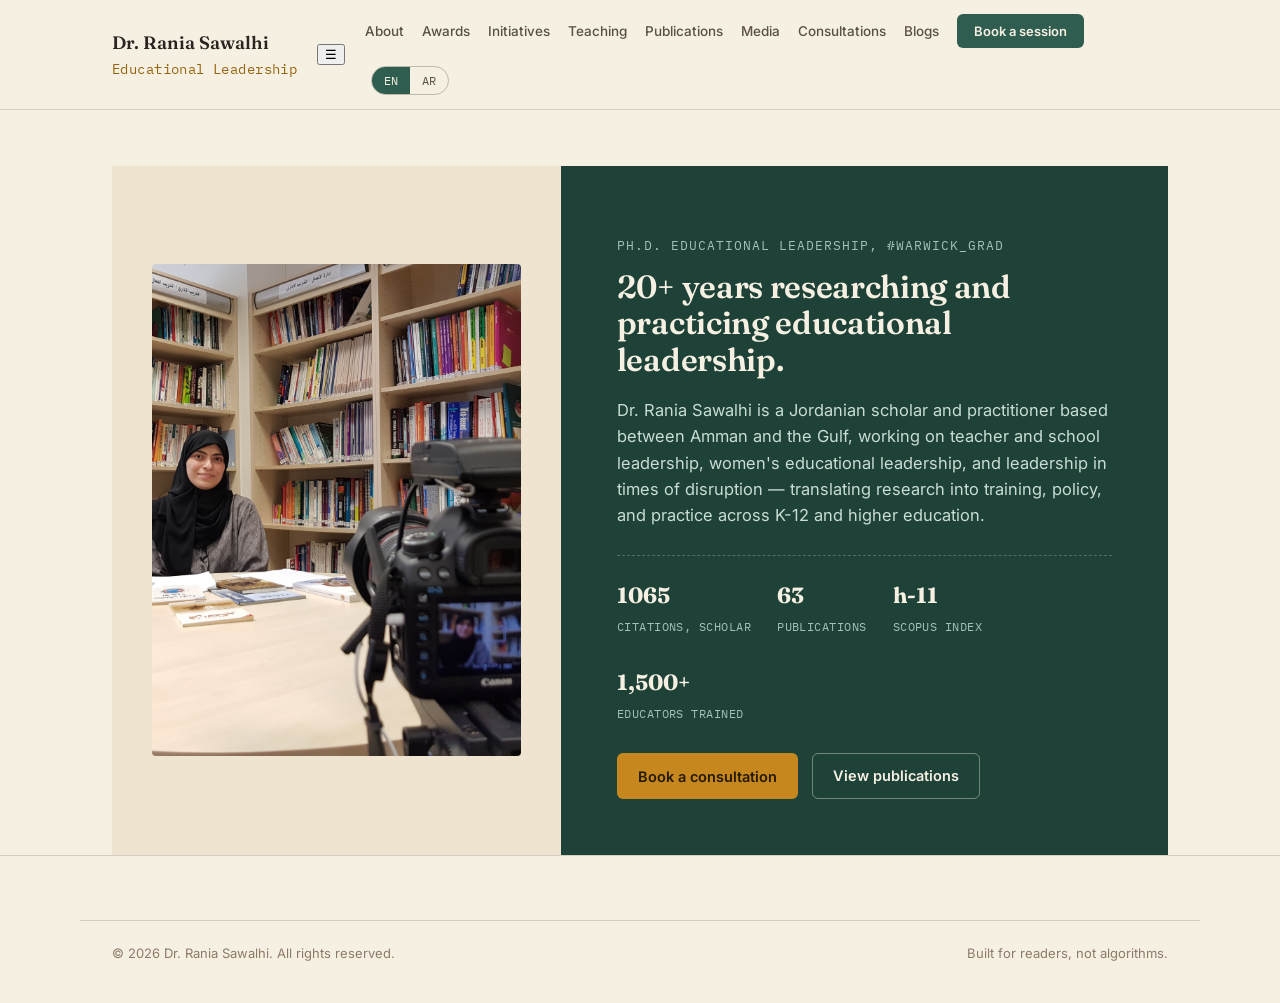
<file: index.html>
<!DOCTYPE html>
<html lang="en" dir="ltr">
<head>
<meta charset="UTF-8">
<meta name="viewport" content="width=device-width, initial-scale=1.0">
<title>Dr. Rania Sawalhi — Educational Leadership</title>
<link rel="preconnect" href="https://fonts.googleapis.com">
<link rel="preconnect" href="https://fonts.gstatic.com" crossorigin>
<link href="https://fonts.googleapis.com/css2?family=Fraunces:ital,opsz,wght@0,9..144,400;0,9..144,500;0,9..144,600;1,9..144,500&family=Inter:wght@400;500;600&family=Kalam:wght@400;700&family=IBM+Plex+Mono:wght@400;500&family=Amiri:wght@400;700&family=Tajawal:wght@400;500;700&family=IBM+Plex+Sans+Arabic:wght@400;500;600&display=swap" rel="stylesheet">
<link rel="stylesheet" href="assets/style.css">
</head>
<body>

<div id="app"><div class="loading">Loading&hellip;</div></div>

<div class="modal-overlay" id="bookingModal">
  <div class="modal">
    <button class="modal-close" onclick="closeBooking()" aria-label="Close">&times;</button>
    <div id="bookingForm"></div>
    <div class="confirm-box" id="bookingConfirm"></div>
  </div>
</div>

<script src="assets/site.js"></script>
<script>initPage('home');</script>

</body>
</html>
</file>
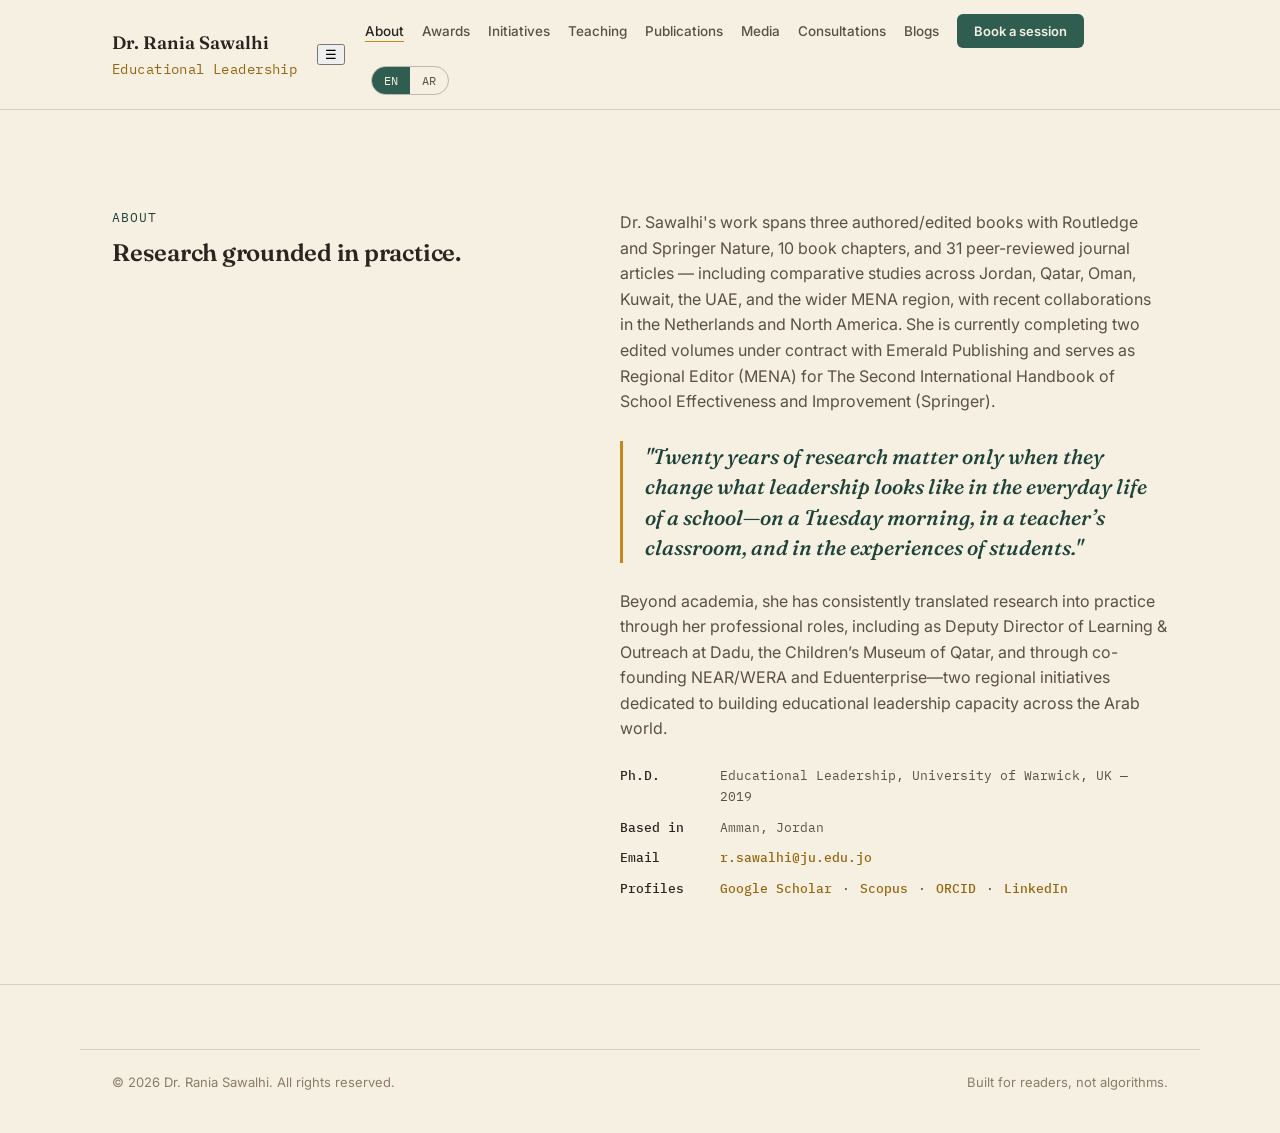
<file: about.html>
<!DOCTYPE html>
<html lang="en" dir="ltr">
<head>
<meta charset="UTF-8">
<meta name="viewport" content="width=device-width, initial-scale=1.0">
<title>About — Dr. Rania Sawalhi</title>
<link rel="preconnect" href="https://fonts.googleapis.com">
<link rel="preconnect" href="https://fonts.gstatic.com" crossorigin>
<link href="https://fonts.googleapis.com/css2?family=Fraunces:ital,opsz,wght@0,9..144,400;0,9..144,500;0,9..144,600;1,9..144,500&family=Inter:wght@400;500;600&family=Kalam:wght@400;700&family=IBM+Plex+Mono:wght@400;500&family=Amiri:wght@400;700&family=Tajawal:wght@400;500;700&family=IBM+Plex+Sans+Arabic:wght@400;500;600&display=swap" rel="stylesheet">
<link rel="stylesheet" href="assets/style.css">
</head>
<body>

<div id="app"><div class="loading">Loading&hellip;</div></div>

<div class="modal-overlay" id="bookingModal">
  <div class="modal">
    <button class="modal-close" onclick="closeBooking()" aria-label="Close">&times;</button>
    <div id="bookingForm"></div>
    <div class="confirm-box" id="bookingConfirm"></div>
  </div>
</div>

<script src="assets/site.js"></script>
<script>initPage('about');</script>

</body>
</html>
</file>
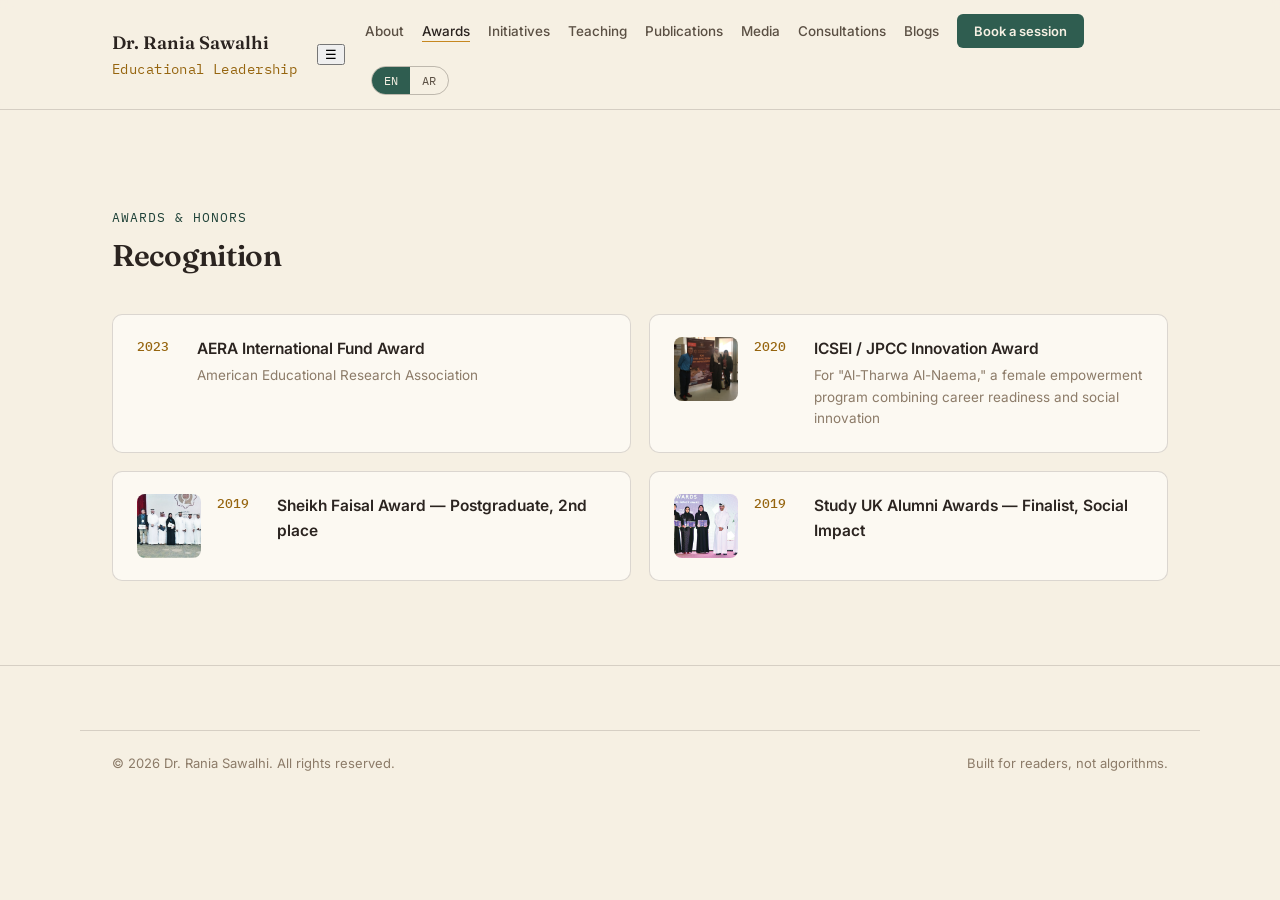
<file: awards.html>
<!DOCTYPE html>
<html lang="en" dir="ltr">
<head>
<meta charset="UTF-8">
<meta name="viewport" content="width=device-width, initial-scale=1.0">
<title>Awards — Dr. Rania Sawalhi</title>
<link rel="preconnect" href="https://fonts.googleapis.com">
<link rel="preconnect" href="https://fonts.gstatic.com" crossorigin>
<link href="https://fonts.googleapis.com/css2?family=Fraunces:ital,opsz,wght@0,9..144,400;0,9..144,500;0,9..144,600;1,9..144,500&family=Inter:wght@400;500;600&family=Kalam:wght@400;700&family=IBM+Plex+Mono:wght@400;500&family=Amiri:wght@400;700&family=Tajawal:wght@400;500;700&family=IBM+Plex+Sans+Arabic:wght@400;500;600&display=swap" rel="stylesheet">
<link rel="stylesheet" href="assets/style.css">
</head>
<body>

<div id="app"><div class="loading">Loading&hellip;</div></div>

<div class="modal-overlay" id="bookingModal">
  <div class="modal">
    <button class="modal-close" onclick="closeBooking()" aria-label="Close">&times;</button>
    <div id="bookingForm"></div>
    <div class="confirm-box" id="bookingConfirm"></div>
  </div>
</div>

<script src="assets/site.js"></script>
<script>initPage('awards');</script>

</body>
</html>
</file>
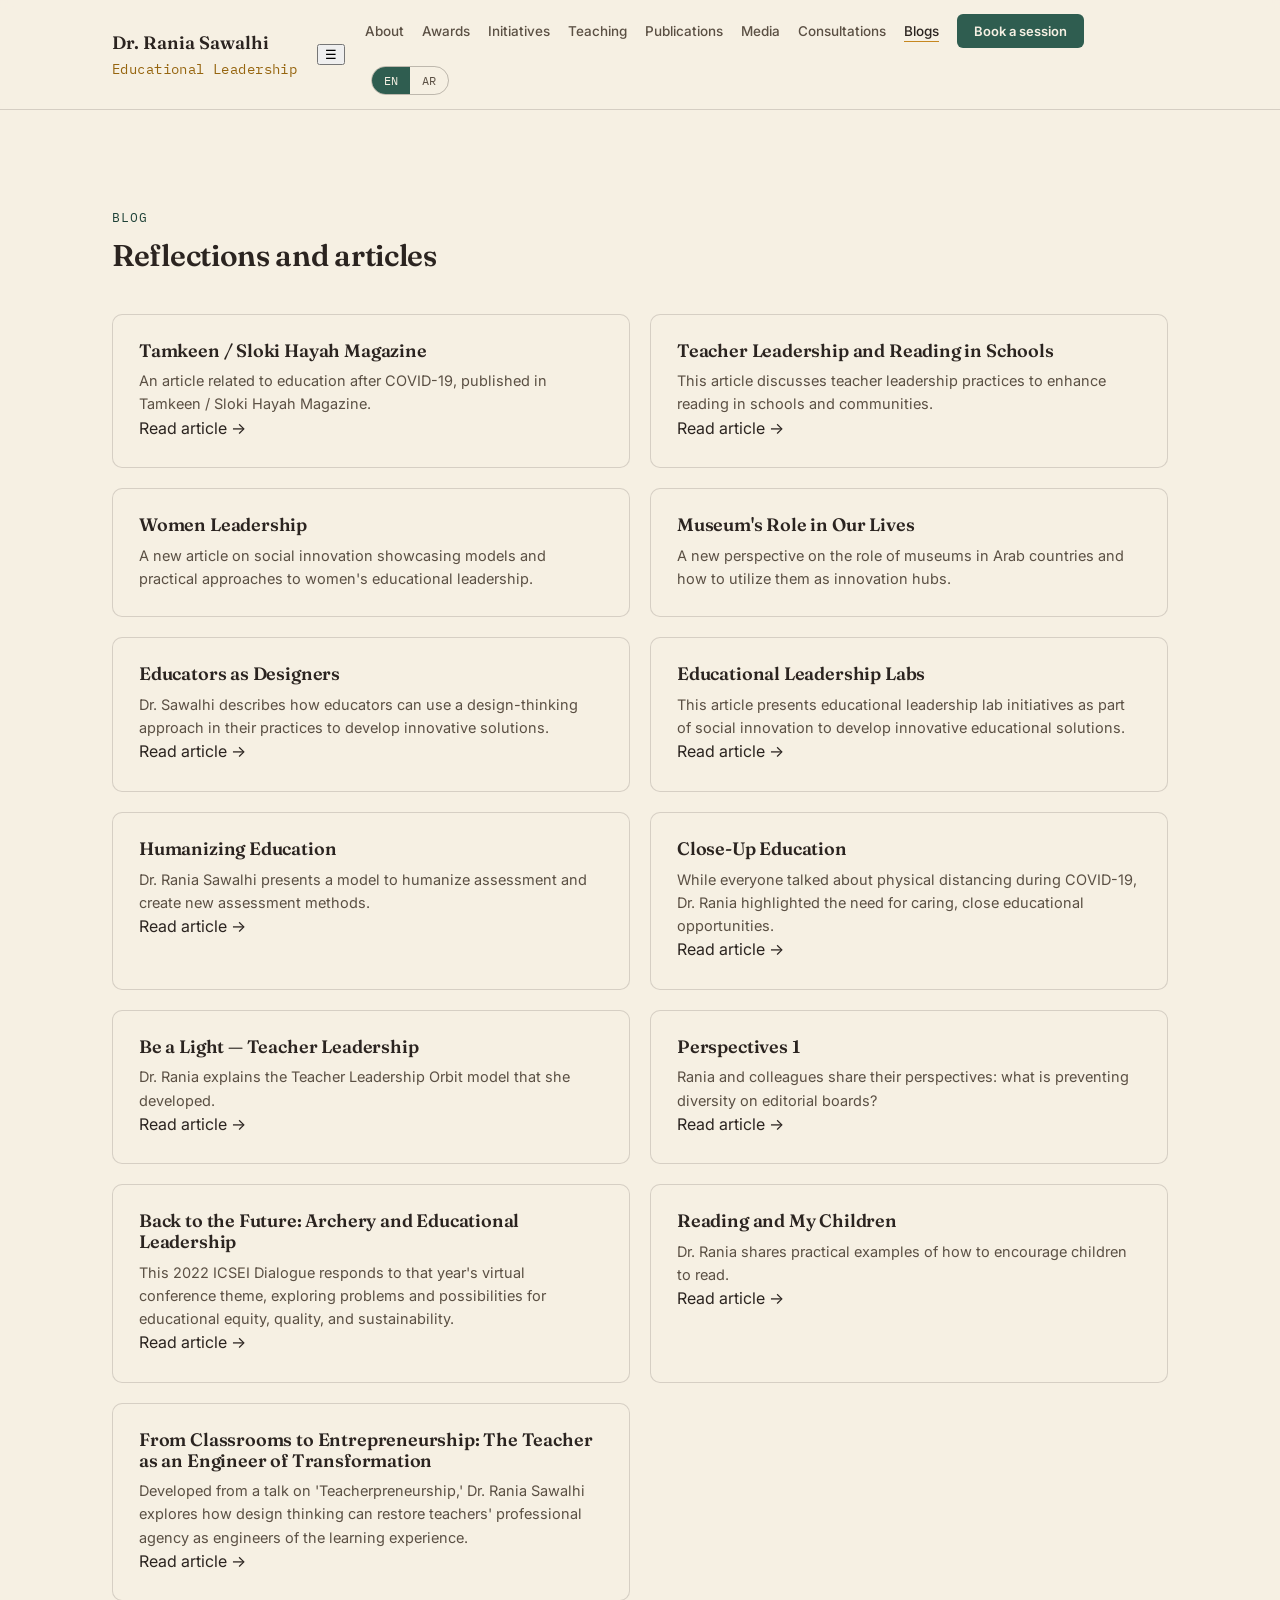
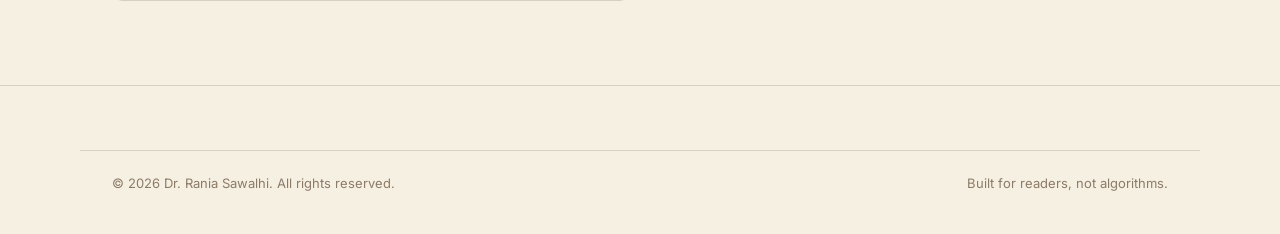
<file: blogs.html>
<!DOCTYPE html>
<html lang="en" dir="ltr">
<head>
<meta charset="UTF-8">
<meta name="viewport" content="width=device-width, initial-scale=1.0">
<title>Blogs — Dr. Rania Sawalhi</title>
<link rel="preconnect" href="https://fonts.googleapis.com">
<link rel="preconnect" href="https://fonts.gstatic.com" crossorigin>
<link href="https://fonts.googleapis.com/css2?family=Fraunces:ital,opsz,wght@0,9..144,400;0,9..144,500;0,9..144,600;1,9..144,500&family=Inter:wght@400;500;600&family=Kalam:wght@400;700&family=IBM+Plex+Mono:wght@400;500&family=Amiri:wght@400;700&family=Tajawal:wght@400;500;700&family=IBM+Plex+Sans+Arabic:wght@400;500;600&display=swap" rel="stylesheet">
<link rel="stylesheet" href="assets/style.css">
</head>
<body>

<div id="app"><div class="loading">Loading&hellip;</div></div>

<div class="modal-overlay" id="bookingModal">
  <div class="modal">
    <button class="modal-close" onclick="closeBooking()" aria-label="Close">&times;</button>
    <div id="bookingForm"></div>
    <div class="confirm-box" id="bookingConfirm"></div>
  </div>
</div>

<script src="assets/site.js"></script>
<script>initPage('blogs');</script>

</body>
</html>
</file>
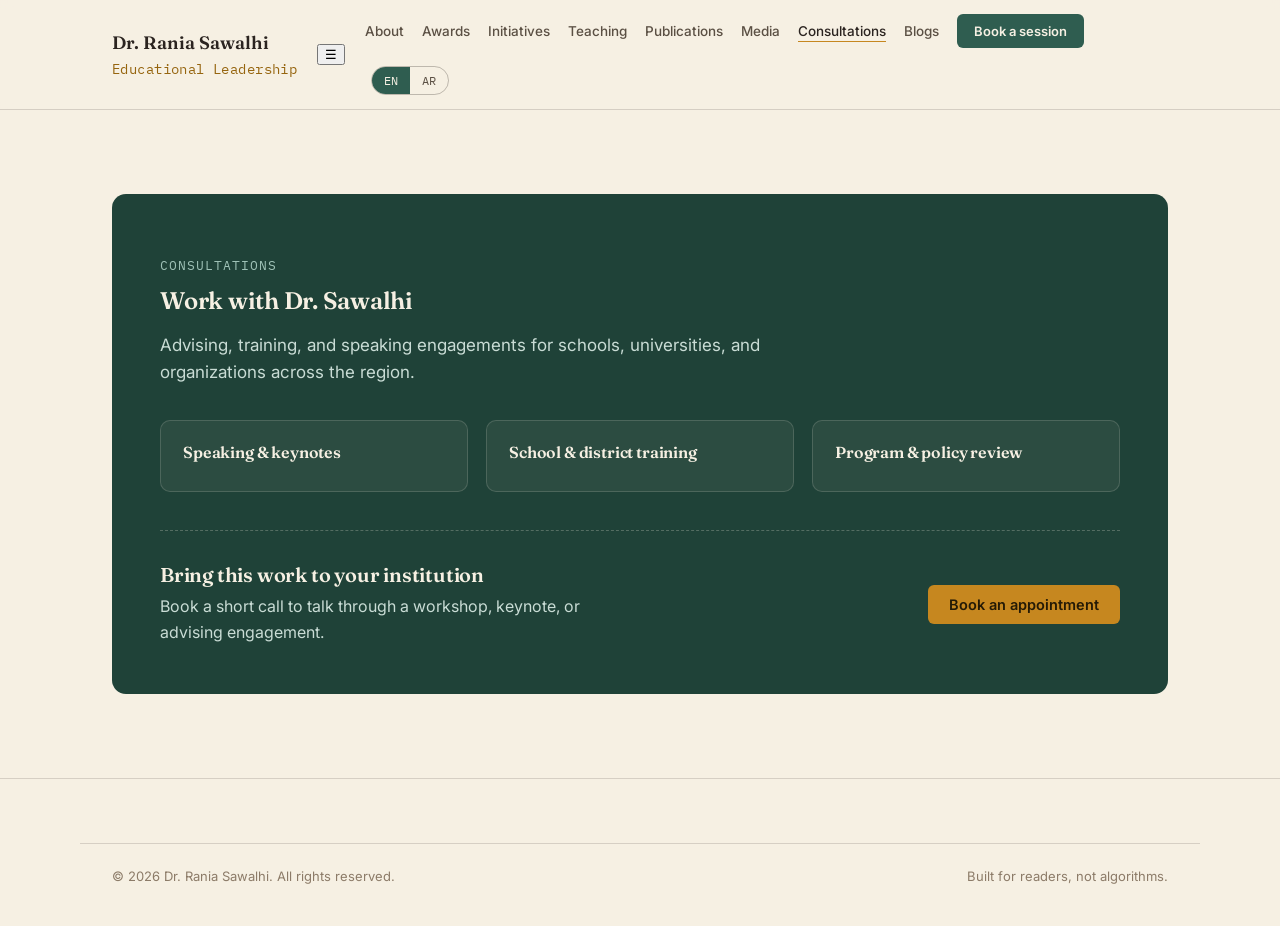
<file: consultations.html>
<!DOCTYPE html>
<html lang="en" dir="ltr">
<head>
<meta charset="UTF-8">
<meta name="viewport" content="width=device-width, initial-scale=1.0">
<title>Consultations — Dr. Rania Sawalhi</title>
<link rel="preconnect" href="https://fonts.googleapis.com">
<link rel="preconnect" href="https://fonts.gstatic.com" crossorigin>
<link href="https://fonts.googleapis.com/css2?family=Fraunces:ital,opsz,wght@0,9..144,400;0,9..144,500;0,9..144,600;1,9..144,500&family=Inter:wght@400;500;600&family=Kalam:wght@400;700&family=IBM+Plex+Mono:wght@400;500&family=Amiri:wght@400;700&family=Tajawal:wght@400;500;700&family=IBM+Plex+Sans+Arabic:wght@400;500;600&display=swap" rel="stylesheet">
<link rel="stylesheet" href="assets/style.css">
</head>
<body>

<div id="app"><div class="loading">Loading&hellip;</div></div>

<div class="modal-overlay" id="bookingModal">
  <div class="modal">
    <button class="modal-close" onclick="closeBooking()" aria-label="Close">&times;</button>
    <div id="bookingForm"></div>
    <div class="confirm-box" id="bookingConfirm"></div>
  </div>
</div>

<script src="assets/site.js"></script>
<script>initPage('consultations');</script>

</body>
</html>
</file>
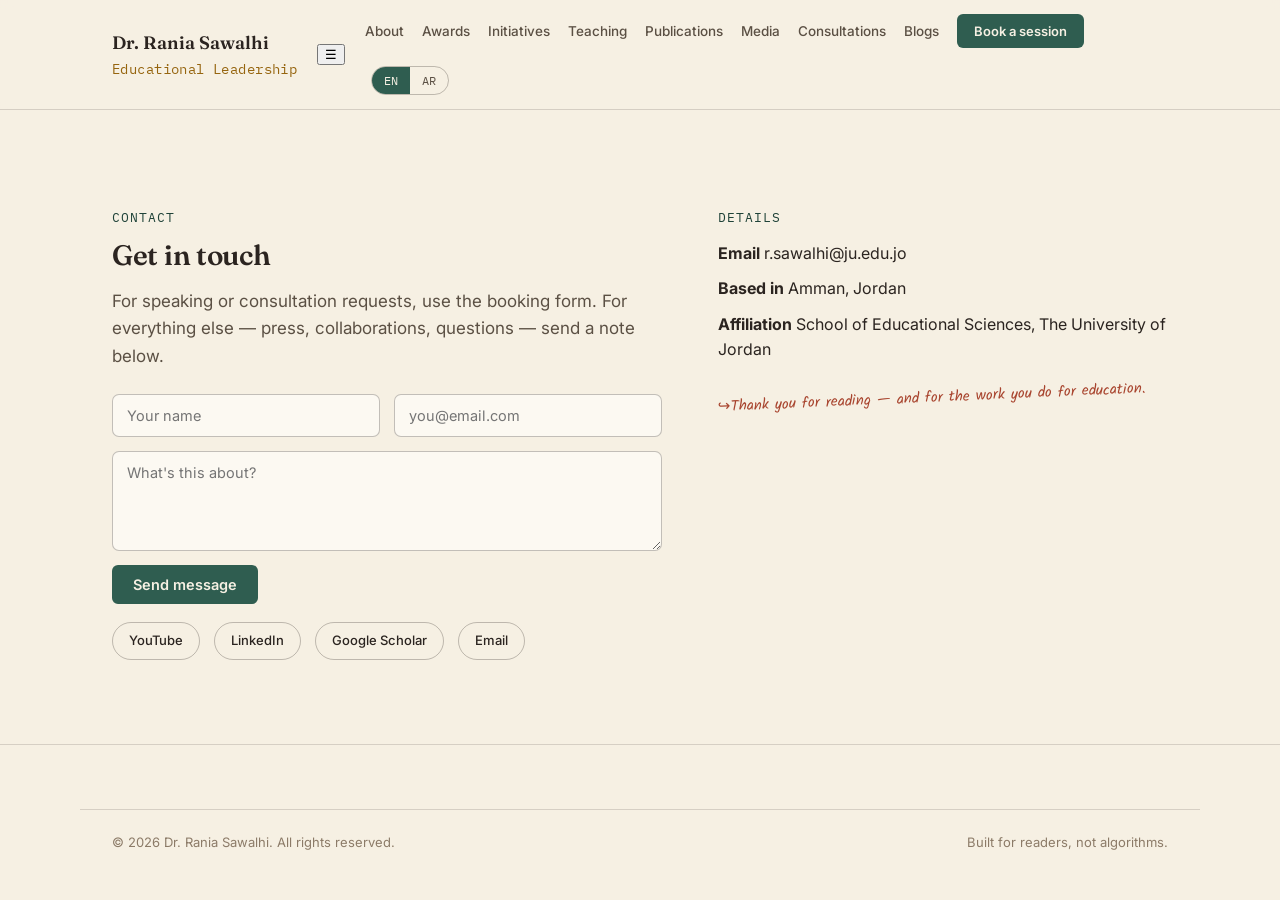
<file: contact.html>
<!DOCTYPE html>
<html lang="en" dir="ltr">
<head>
<meta charset="UTF-8">
<meta name="viewport" content="width=device-width, initial-scale=1.0">
<title>Contact — Dr. Rania Sawalhi</title>
<link rel="preconnect" href="https://fonts.googleapis.com">
<link rel="preconnect" href="https://fonts.gstatic.com" crossorigin>
<link href="https://fonts.googleapis.com/css2?family=Fraunces:ital,opsz,wght@0,9..144,400;0,9..144,500;0,9..144,600;1,9..144,500&family=Inter:wght@400;500;600&family=Kalam:wght@400;700&family=IBM+Plex+Mono:wght@400;500&family=Amiri:wght@400;700&family=Tajawal:wght@400;500;700&family=IBM+Plex+Sans+Arabic:wght@400;500;600&display=swap" rel="stylesheet">
<link rel="stylesheet" href="assets/style.css">
</head>
<body>

<div id="app"><div class="loading">Loading&hellip;</div></div>

<div class="modal-overlay" id="bookingModal">
  <div class="modal">
    <button class="modal-close" onclick="closeBooking()" aria-label="Close">&times;</button>
    <div id="bookingForm"></div>
    <div class="confirm-box" id="bookingConfirm"></div>
  </div>
</div>

<script src="assets/site.js"></script>
<script>initPage('contact');</script>

</body>
</html>
</file>
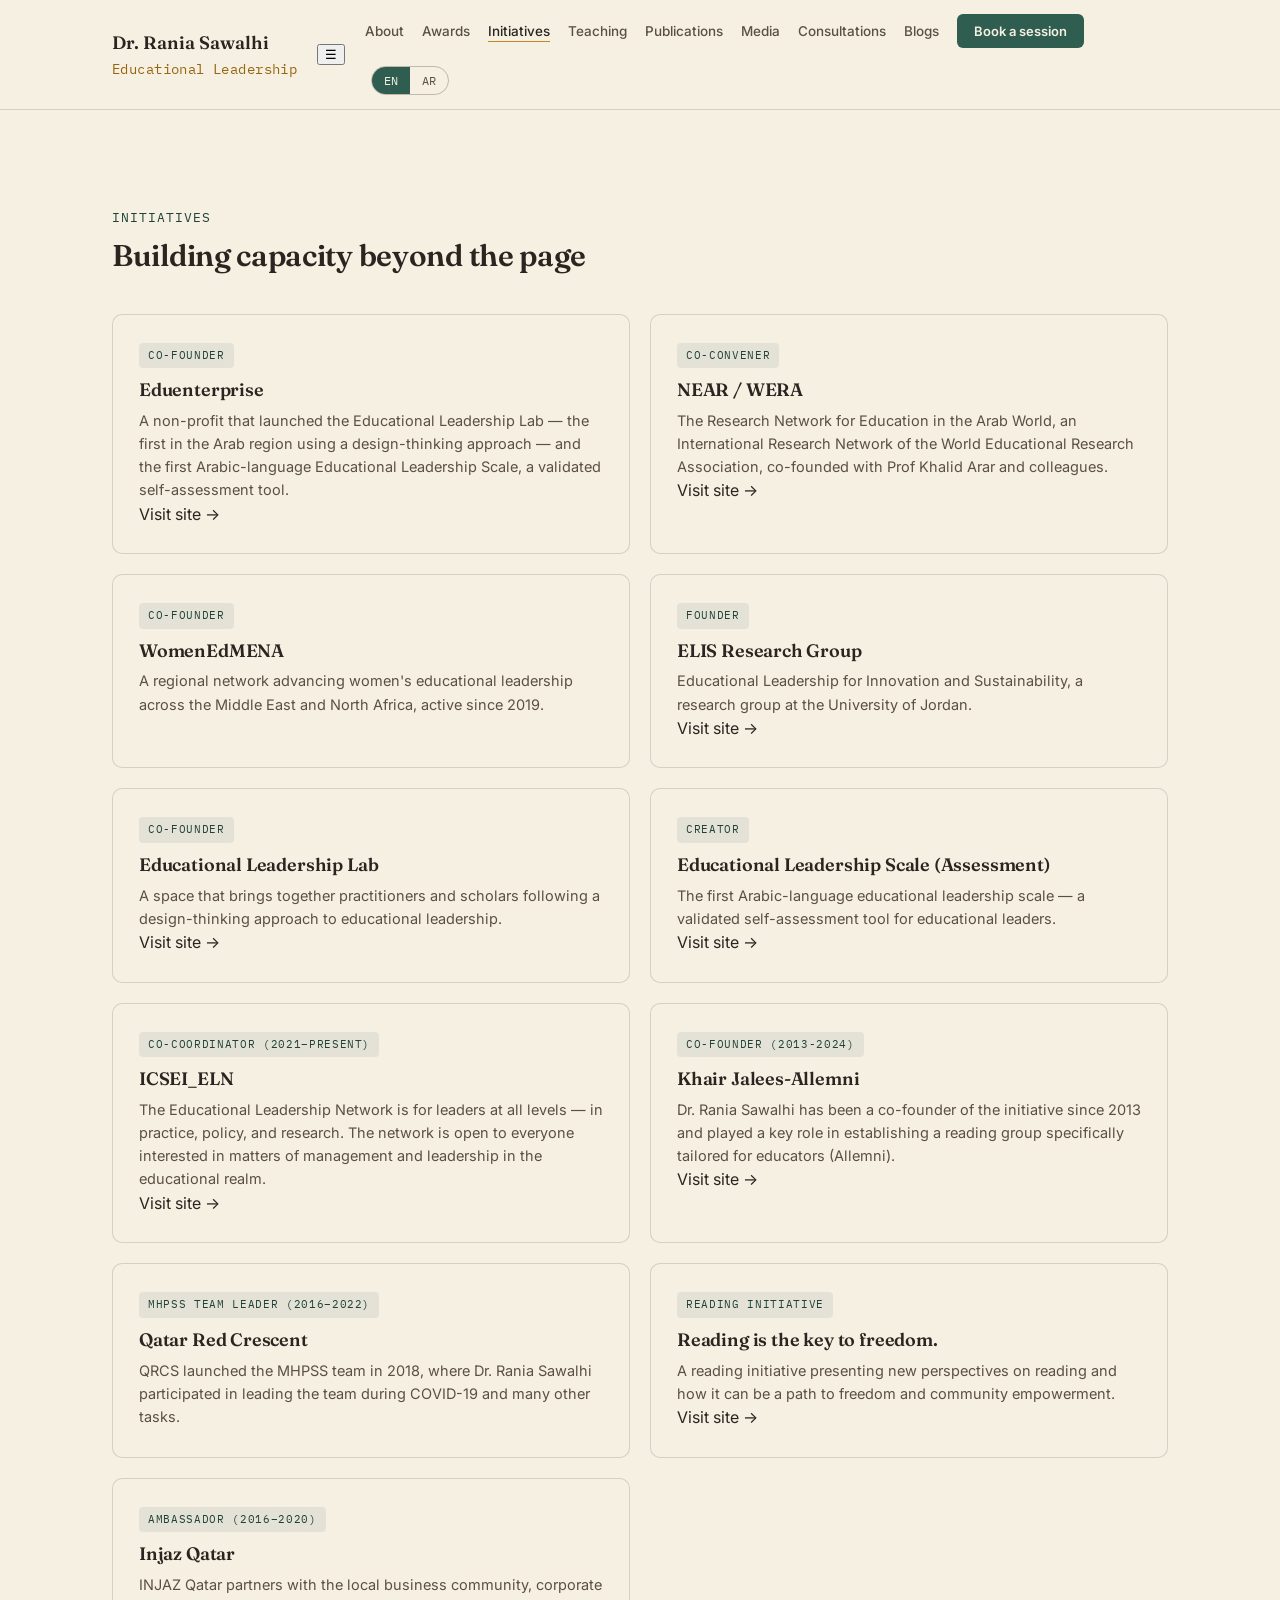
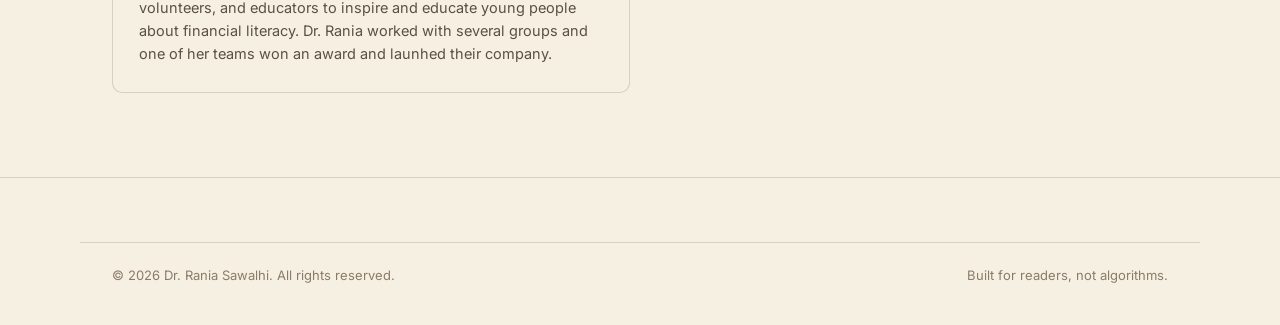
<file: initiatives.html>
<!DOCTYPE html>
<html lang="en" dir="ltr">
<head>
<meta charset="UTF-8">
<meta name="viewport" content="width=device-width, initial-scale=1.0">
<title>Initiatives — Dr. Rania Sawalhi</title>
<link rel="preconnect" href="https://fonts.googleapis.com">
<link rel="preconnect" href="https://fonts.gstatic.com" crossorigin>
<link href="https://fonts.googleapis.com/css2?family=Fraunces:ital,opsz,wght@0,9..144,400;0,9..144,500;0,9..144,600;1,9..144,500&family=Inter:wght@400;500;600&family=Kalam:wght@400;700&family=IBM+Plex+Mono:wght@400;500&family=Amiri:wght@400;700&family=Tajawal:wght@400;500;700&family=IBM+Plex+Sans+Arabic:wght@400;500;600&display=swap" rel="stylesheet">
<link rel="stylesheet" href="assets/style.css">
</head>
<body>

<div id="app"><div class="loading">Loading&hellip;</div></div>

<div class="modal-overlay" id="bookingModal">
  <div class="modal">
    <button class="modal-close" onclick="closeBooking()" aria-label="Close">&times;</button>
    <div id="bookingForm"></div>
    <div class="confirm-box" id="bookingConfirm"></div>
  </div>
</div>

<script src="assets/site.js"></script>
<script>initPage('initiatives');</script>

</body>
</html>
</file>
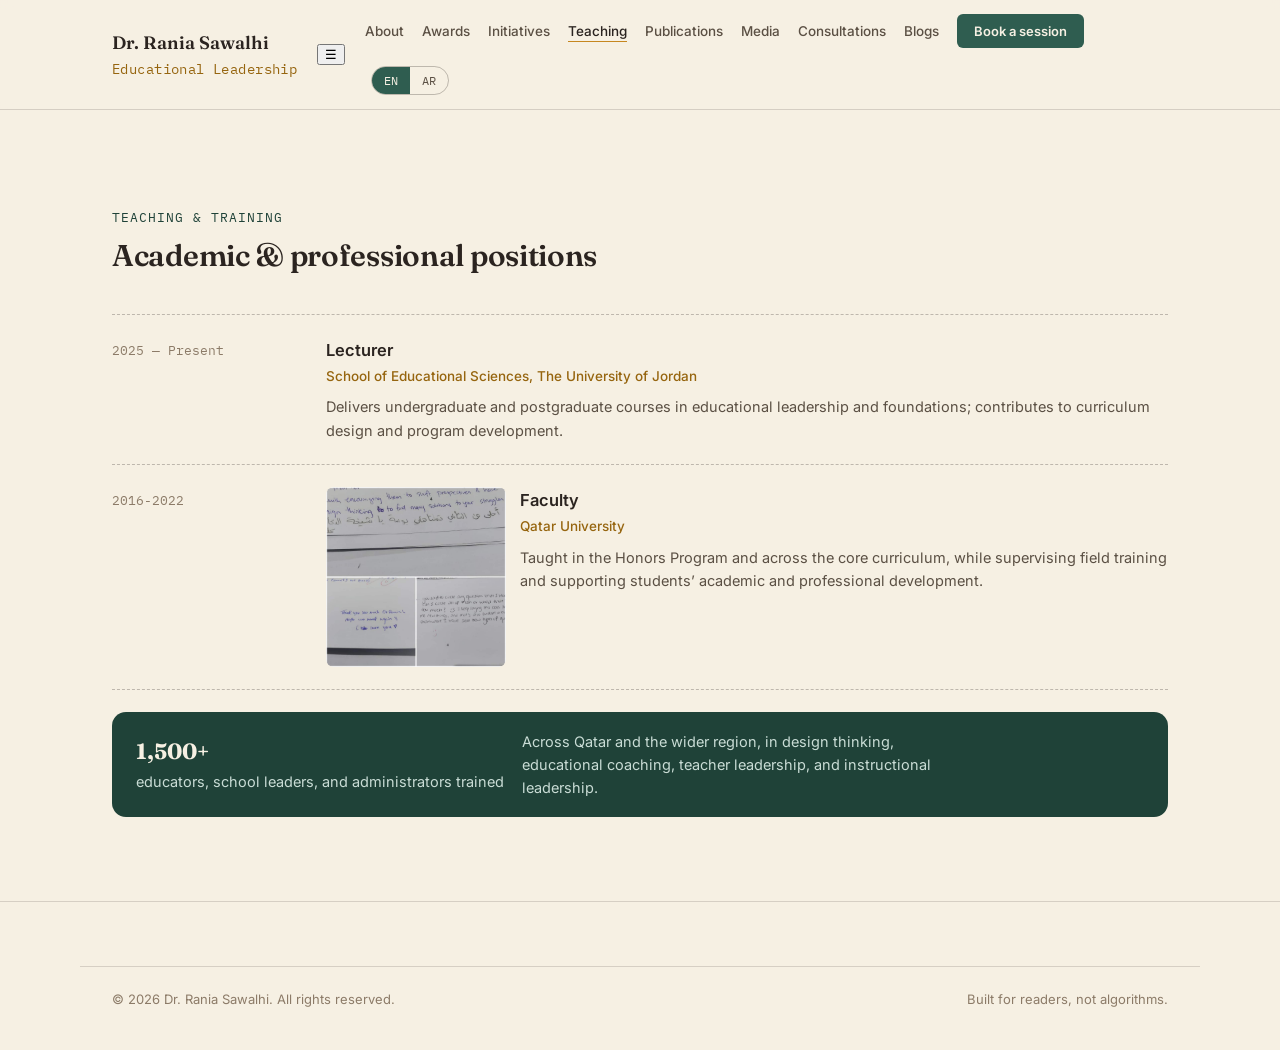
<file: teaching.html>
<!DOCTYPE html>
<html lang="en" dir="ltr">
<head>
<meta charset="UTF-8">
<meta name="viewport" content="width=device-width, initial-scale=1.0">
<title>Teaching & Training — Dr. Rania Sawalhi</title>
<link rel="preconnect" href="https://fonts.googleapis.com">
<link rel="preconnect" href="https://fonts.gstatic.com" crossorigin>
<link href="https://fonts.googleapis.com/css2?family=Fraunces:ital,opsz,wght@0,9..144,400;0,9..144,500;0,9..144,600;1,9..144,500&family=Inter:wght@400;500;600&family=Kalam:wght@400;700&family=IBM+Plex+Mono:wght@400;500&family=Amiri:wght@400;700&family=Tajawal:wght@400;500;700&family=IBM+Plex+Sans+Arabic:wght@400;500;600&display=swap" rel="stylesheet">
<link rel="stylesheet" href="assets/style.css">
</head>
<body>

<div id="app"><div class="loading">Loading&hellip;</div></div>

<div class="modal-overlay" id="bookingModal">
  <div class="modal">
    <button class="modal-close" onclick="closeBooking()" aria-label="Close">&times;</button>
    <div id="bookingForm"></div>
    <div class="confirm-box" id="bookingConfirm"></div>
  </div>
</div>

<script src="assets/site.js"></script>
<script>initPage('teaching');</script>

</body>
</html>
</file>
<file: assets/style.css>
:root{
  --paper:#F6F0E3; --paper-alt:#EEE4CF; --card:#FCF9F2;
  --ink:#2B2420; --ink-soft:#5B5044; --ink-faint:#8C7B68;
  --gold:#C6871F; --gold-deep:#96650F;
  --teal:#2F5D50; --teal-deep:#1F4238; --rust:#A8442E;
  --line: rgba(43,36,32,0.16); --line-strong: rgba(43,36,32,0.28);
  --radius: 10px; --maxw: 1120px;
}
*{box-sizing:border-box;}
html{scroll-behavior:smooth;}
body{margin:0; background:var(--paper); color:var(--ink); font-family:'Inter', sans-serif; font-size:16px; line-height:1.6; -webkit-font-smoothing:antialiased;}
img{max-width:100%; display:block;}
a{color:inherit;}
h1,h2,h3,h4{font-family:'Fraunces', serif; font-weight:600; line-height:1.15; margin:0; letter-spacing:-0.01em;}
html[dir="rtl"] body{font-family:'Tajawal', sans-serif;}
html[dir="rtl"] h1, html[dir="rtl"] h2, html[dir="rtl"] h3, html[dir="rtl"] h4{font-family:'Amiri', serif; font-weight:700;}
.wrap{max-width:var(--maxw); margin:0 auto; padding:0 32px;}
.eyebrow{font-family:'IBM Plex Mono', monospace; font-size:12.5px; letter-spacing:0.08em; text-transform:uppercase; color:var(--teal-deep);}
html[dir="rtl"] .eyebrow{font-family:'IBM Plex Sans Arabic', sans-serif; letter-spacing:0;}
.lede{color:var(--ink-soft); font-size:17px; max-width:60ch;}
.marginalia{font-family:'Kalam', cursive; color:var(--rust); font-size:15px; line-height:1.3; transform:rotate(-2.5deg); display:inline-block;}
html[dir="rtl"] .marginalia{transform:rotate(2.5deg);}

header{position:sticky; top:0; z-index:50; background:rgba(246,240,227,0.94); backdrop-filter:blur(6px); border-bottom:1px solid var(--line);}
nav{display:flex; align-items:center; justify-content:space-between; padding:14px 32px; max-width:var(--maxw); margin:0 auto; gap:20px;}
.logo{font-family:'Fraunces', serif; font-weight:600; font-size:18px; text-decoration:none; color:var(--ink); white-space:nowrap;}
html[dir="rtl"] .logo{font-family:'Amiri', serif;}
.logo span{color:var(--gold-deep); font-weight:400; font-size:14px; display:block; font-family:'IBM Plex Mono',monospace; letter-spacing:.03em;}
html[dir="rtl"] .logo span{font-family:'IBM Plex Sans Arabic', sans-serif;}
.navlinks{display:flex; gap:18px; list-style:none; margin:0; padding:0; align-items:center; flex-wrap:wrap;}
.navlinks a{text-decoration:none; font-size:13.5px; color:var(--ink-soft); font-weight:500; border-bottom:1px solid transparent; padding-bottom:2px; white-space:nowrap; cursor:pointer;}
.navlinks a:hover{color:var(--ink); border-color:var(--gold);}
.btn{display:inline-flex; align-items:center; gap:8px; font-family:'Inter', sans-serif; font-weight:600; font-size:14.5px; padding:10px 20px; border-radius:6px; text-decoration:none; cursor:pointer; border:1px solid transparent;}
.btn-primary{background:var(--teal); color:#F6F0E3;}
.btn-primary:hover{background:var(--teal-deep);}
.btn-ghost{background:transparent; border-color:var(--line-strong); color:var(--ink);}
.btn-ghost:hover{border-color:var(--ink); background:var(--paper-alt);}
.navlinks .btn{padding:8px 16px; font-size:13px;}
.langswitch{display:flex; border:1px solid var(--line-strong); border-radius:20px; overflow:hidden; margin-inline-start:6px;}
.langswitch button{font-family:'IBM Plex Mono', monospace; font-size:12px; padding:6px 12px; border:none; background:transparent; cursor:pointer; color:var(--ink-soft);}
.langswitch button.active{background:var(--teal); color:#F6F0E3;}

.hero{padding:56px 0 0;}
.hero-panel{background:var(--teal-deep);}
.hero-grid{display:grid; grid-template-columns:0.85fr 1.15fr; gap:0; align-items:stretch;}
.hero-photo-wrap{background:var(--paper-alt); display:flex; align-items:center; justify-content:center; padding:40px;}
.hero-photo{width:100%; aspect-ratio:3/4; border-radius:4px; background:linear-gradient(160deg, #D9CBAE 0%, var(--teal) 130%); position:relative; overflow:hidden;}
.hero-photo img{width:100%; height:100%; object-fit:cover;}
.hero-photo .ph{position:absolute; inset:0; display:flex; align-items:center; justify-content:center; color:rgba(246,240,227,0.75); font-family:'IBM Plex Mono',monospace; font-size:13px; letter-spacing:.1em; text-transform:uppercase;}
.hero-text{padding:56px; color:#F1ECDD;}
.hero-text .eyebrow{color:#9FC2B7;}
.hero-text h1{font-size:32px; color:#F6F0E3; margin:14px 0 18px;}
.hero-text .lede{color:#C9DCD5; font-size:16.5px;}
.hero-stats{display:flex; flex-wrap:wrap; gap:26px; margin-top:26px; padding-top:22px; border-top:1px dashed rgba(241,236,221,0.25);}
.hero-stat b{display:block; font-family:'Fraunces', serif; font-size:22px; color:#F6F0E3;}
html[dir="rtl"] .hero-stat b{font-family:'Amiri', serif;}
.hero-stat span{font-family:'IBM Plex Mono', monospace; font-size:11.5px; color:#9FC2B7; text-transform:uppercase; letter-spacing:.04em;}
a.hero-stat{cursor:pointer;}
a.hero-stat:hover b{color:var(--gold);}
html[dir="rtl"] .hero-stat span{font-family:'IBM Plex Sans Arabic', sans-serif;}
.hero-ctas{display:flex; gap:14px; flex-wrap:wrap; margin-top:28px;}
.hero-text .btn-primary{background:var(--gold); color:#241a06;}
.hero-text .btn-primary:hover{background:#B37A1B;}
.hero-text .btn-ghost{color:#F6F0E3; border-color:rgba(241,236,221,0.4);}
.hero-text .btn-ghost:hover{background:rgba(241,236,221,0.1); border-color:#F6F0E3;}

section{padding:84px 0;}
.section-head{display:flex; justify-content:space-between; align-items:flex-end; gap:24px; margin-bottom:40px; flex-wrap:wrap;}
.section-head h2{font-size:30px; margin-top:8px;}

.about-grid{display:grid; grid-template-columns:0.9fr 1.1fr; gap:60px;}
.pull{font-family:'Fraunces', serif; font-style:italic; font-weight:500; font-size:21px; line-height:1.45; color:var(--teal-deep); border-left:3px solid var(--gold); padding-left:22px; margin:26px 0;}
html[dir="rtl"] .pull{font-family:'Amiri', serif; font-style:normal; border-left:none; border-right:3px solid var(--gold); padding-left:0; padding-right:22px;}
.creds{list-style:none; margin:24px 0 0; padding:0; display:grid; gap:10px;}
.creds li{font-family:'IBM Plex Mono', monospace; font-size:13px; color:var(--ink-soft); display:flex; gap:10px;}
html[dir="rtl"] .creds li{font-family:'IBM Plex Sans Arabic', sans-serif;}
.creds li b{color:var(--ink); font-weight:500; min-width:90px;}
.creds a{color:var(--gold-deep); text-decoration:none; font-weight:500;}
.creds a:hover{text-decoration:underline;}

.awards-grid{display:grid; grid-template-columns:repeat(2,1fr); gap:18px;}
.award-card{background:var(--card); border:1px solid var(--line); border-radius:var(--radius); padding:22px 24px; display:flex; gap:16px; align-items:flex-start;}
.award-card .award-thumb{width:64px; height:64px; border-radius:8px; object-fit:cover; flex-shrink:0;}
.award-year{font-family:'IBM Plex Mono', monospace; font-size:13px; color:var(--gold-deep); font-weight:500; min-width:44px;}
html[dir="rtl"] .award-year{font-family:'IBM Plex Sans Arabic', sans-serif;}
.award-title{font-weight:600; font-size:15.5px; margin-bottom:4px;}
.award-note{color:var(--ink-faint); font-size:13.5px;}

.init-grid{display:grid; grid-template-columns:repeat(2,1fr); gap:20px;}
.init-card{background:var(--paper); border:1px solid var(--line); border-radius:var(--radius); padding:26px; display:block; text-decoration:none; transition:border-color .15s, background .15s;}
a.init-card:hover{border-color:var(--gold); background:var(--card);}
.init-card .role-tag{font-family:'IBM Plex Mono', monospace; font-size:11px; text-transform:uppercase; letter-spacing:.06em; color:var(--teal-deep); background:rgba(47,93,80,0.09); padding:4px 9px; border-radius:4px; display:inline-block; margin-bottom:12px;}
html[dir="rtl"] .init-card .role-tag{font-family:'IBM Plex Sans Arabic', sans-serif;}
.init-card h3{font-size:18px; margin-bottom:8px;}
.init-card p{color:var(--ink-soft); font-size:14.5px; margin:0;}

.pos-list{list-style:none; margin:0; padding:0;}
.pos-row{display:grid; grid-template-columns:190px 1fr; gap:24px; padding:22px 0; border-top:1px dashed var(--line-strong);}
.pos-row .pos-body{display:flex; gap:14px; align-items:flex-start;}
.pos-row .pos-thumb{width:180px; height:180px; border-radius:8px; object-fit:cover; flex-shrink:0;}
.pos-row:last-child{border-bottom:1px dashed var(--line-strong);}
.pos-dates{font-family:'IBM Plex Mono', monospace; font-size:12.5px; color:var(--ink-faint); padding-top:3px;}
html[dir="rtl"] .pos-dates{font-family:'IBM Plex Sans Arabic', sans-serif;}
.pos-title{font-size:16.5px; font-weight:600; margin-bottom:3px;}
.pos-org{color:var(--gold-deep); font-size:13.5px; font-weight:500; margin-bottom:8px;}
.pos-desc{color:var(--ink-soft); font-size:14.5px; margin:0;}
.training-stat{background:var(--teal-deep); color:#F1ECDD; border-radius:14px; padding:18px 24px; margin-top:22px; display:flex; align-items:center; gap:18px; flex-wrap:wrap;}
.training-stat b{font-family:'Fraunces', serif; font-size:22px; color:#F6F0E3; display:block;}
html[dir="rtl"] .training-stat b{font-family:'Amiri', serif;}
.training-stat span{color:#C9DCD5; font-size:14.5px;}

.pub-grid{display:grid; grid-template-columns:repeat(2,1fr); gap:20px;}
.card{background:var(--card); border:1px solid var(--line); border-radius:var(--radius); padding:24px;}
.card .book-thumb{width:100%; aspect-ratio:4/3; object-fit:cover; border-radius:8px; margin-bottom:14px;}
.tag{font-family:'IBM Plex Mono', monospace; font-size:11px; text-transform:uppercase; letter-spacing:.06em; color:var(--teal-deep); background:rgba(47,93,80,0.09); padding:4px 9px; border-radius:4px; display:inline-block;}
html[dir="rtl"] .tag{font-family:'IBM Plex Sans Arabic', sans-serif;}
.card h3{font-size:17.5px; margin:14px 0 8px; line-height:1.3;}
.card .venue{color:var(--ink-faint); font-size:13.5px; margin-bottom:10px;}
.pub-list{list-style:none; margin:36px 0 0; padding:0;}
.pub-row{display:grid; grid-template-columns:1fr auto; gap:16px; padding:16px 0; border-top:1px solid var(--line); align-items:baseline;}
.pub-row .p-title{font-size:14.5px; color:var(--ink); font-weight:500;}
.pub-row .p-venue{font-size:13px; color:var(--ink-faint); display:block; margin-top:2px;}
.pub-row .p-year{font-family:'IBM Plex Mono', monospace; font-size:12.5px; color:var(--gold-deep); white-space:nowrap;}
html[dir="rtl"] .pub-row .p-year{font-family:'IBM Plex Sans Arabic', sans-serif;}

.media-sub{margin-bottom:14px;}
.media-sub h3{font-size:20px;}
.video-grid{display:grid; grid-template-columns:repeat(3,1fr); gap:20px; margin-bottom:48px;}
.video-card{text-decoration:none; color:var(--ink); display:block;}
.video-thumb{aspect-ratio:16/9; border-radius:8px; margin-bottom:10px; position:relative; background:linear-gradient(135deg, var(--teal) 0%, #1F4238 60%, #16302A 100%); display:flex; align-items:center; justify-content:center; overflow:hidden;}
.video-thumb img{width:100%; height:100%; object-fit:cover; position:absolute; inset:0;}
.video-thumb .play{width:46px; height:46px; border-radius:50%; background:rgba(246,240,227,0.92); display:flex; align-items:center; justify-content:center; position:relative; z-index:1;}
.video-thumb .play::after{content:""; border-style:solid; border-width:8px 0 8px 13px; border-color:transparent transparent transparent var(--teal-deep); margin-left:3px;}
.video-card h4{font-size:15px; font-weight:600; line-height:1.35; margin-bottom:4px;}
.video-card .meta{font-size:12.5px; color:var(--ink-faint); font-family:'IBM Plex Mono', monospace;}
html[dir="rtl"] .video-card .meta{font-family:'IBM Plex Sans Arabic', sans-serif;}
.podcast-grid{display:grid; grid-template-columns:repeat(2,1fr); gap:18px; margin-bottom:44px;}
.podcast-card{background:var(--card); border:1px solid var(--line); border-radius:var(--radius); padding:20px;}
.podcast-card h4{font-size:15.5px; font-weight:600; margin-bottom:4px;}
.podcast-card .meta{font-size:12.5px; color:var(--ink-faint); font-family:'IBM Plex Mono', monospace; margin-bottom:10px;}
.podcast-embed{border-radius:6px; display:block;}
a.podcast-link{text-decoration:none; color:var(--ink); display:block; transition:border-color .15s, background .15s;}
a.podcast-link:hover{border-color:var(--gold); background:var(--paper-alt);}
.elsewhere{display:flex; gap:14px; flex-wrap:wrap;}
.chip{display:flex; align-items:center; gap:9px; padding:10px 16px; border:1px solid var(--line-strong); border-radius:24px; text-decoration:none; color:var(--ink); font-size:14px; font-weight:500; background:var(--card);}
.chip:hover{background:var(--paper-alt);}
.chip .dot{width:8px; height:8px; border-radius:50%; background:var(--gold);}

.events-panel{background:var(--teal-deep); color:#F1ECDD; border-radius:14px; padding:48px;}
.events-panel h2{color:#F6F0E3;}
.events-panel .lede{color:#C9DCD5;}
.consult-grid{display:grid; grid-template-columns:repeat(3,1fr); gap:18px; margin-top:34px;}
.consult-card{background:rgba(241,236,221,0.06); border:1px solid rgba(241,236,221,0.16); border-radius:10px; padding:22px;}
.consult-card h4{color:#F6F0E3; font-size:16px; margin-bottom:8px;}
.consult-card p{color:#B9CFC7; font-size:13.5px; margin:0;}
.book-cta{margin-top:38px; padding-top:32px; border-top:1px dashed rgba(241,236,221,0.25); display:flex; justify-content:space-between; align-items:center; gap:24px; flex-wrap:wrap;}
.book-cta p{color:#C9DCD5; max-width:44ch; margin:8px 0 0;}

footer{padding:64px 0 40px; border-top:1px solid var(--line);}
.footer-grid{display:grid; grid-template-columns:1.1fr 0.9fr; gap:56px;}
.contact-form{display:grid; gap:14px;}
.contact-form input, .contact-form textarea{font-family:'Inter', sans-serif; font-size:14.5px; padding:12px 14px; border:1px solid var(--line-strong); border-radius:7px; background:var(--card); color:var(--ink);}
html[dir="rtl"] .contact-form input, html[dir="rtl"] .contact-form textarea{font-family:'Tajawal', sans-serif;}
.contact-form textarea{min-height:100px; resize:vertical;}
.contact-form input:focus, .contact-form textarea:focus{outline:2px solid var(--gold); outline-offset:1px;}
.contact-form .row{display:grid; grid-template-columns:1fr 1fr; gap:14px;}
.social-row{display:flex; gap:14px; margin-top:18px; flex-wrap:wrap;}
.social-row a{padding:0 16px; height:38px; border-radius:20px; border:1px solid var(--line-strong); display:flex; align-items:center; justify-content:center; text-decoration:none; font-size:13px; font-weight:500;}
.social-row a:hover{background:var(--paper-alt);}
.footer-bottom{margin-top:56px; padding-top:22px; border-top:1px solid var(--line); display:flex; justify-content:space-between; flex-wrap:wrap; gap:12px; font-size:13px; color:var(--ink-faint);}

.modal-overlay{position:fixed; inset:0; background:rgba(43,36,32,0.55); display:none; align-items:center; justify-content:center; z-index:100; padding:20px;}
.modal-overlay.open{display:flex;}
.modal{background:var(--card); border-radius:14px; max-width:460px; width:100%; padding:34px; position:relative; box-shadow:0 20px 60px rgba(43,36,32,0.3);}
.modal-close{position:absolute; top:16px; inset-inline-end:16px; background:none; border:none; font-size:20px; cursor:pointer; color:var(--ink-faint);}
.modal h3{font-size:22px; margin-bottom:6px;}
.modal p.lede{font-size:14px; margin-bottom:20px;}
.confirm-box{display:none; text-align:center; padding:20px 0;}
.confirm-box.open{display:block;}
.confirm-box .check{width:52px; height:52px; border-radius:50%; background:var(--teal); color:#F6F0E3; display:flex; align-items:center; justify-content:center; font-size:24px; margin:0 auto 16px;}
.loading{padding:120px 32px; text-align:center; color:var(--ink-faint); font-family:'IBM Plex Mono',monospace; font-size:13px;}

@media (max-width: 900px){
  .hero-grid, .about-grid, .footer-grid, .awards-grid, .init-grid, .pub-grid, .consult-grid{grid-template-columns:1fr;}
  .video-grid{grid-template-columns:1fr;}
    .hamburger{display:inline-flex; align-items:center; justify-content:center; width:38px; height:38px; font-size:22px; background:none; border:1px solid var(--line-strong); border-radius:6px; cursor:pointer; color:var(--ink);}
      nav{flex-wrap:wrap;}
      .navlinks{display:none; width:100%; flex-direction:column; align-items:flex-start; gap:14px; padding:18px 0 6px; border-top:1px solid var(--line); margin-top:14px;}
      .navlinks.open{display:flex;}
      .navlinks .langswitch{margin-inline-start:0;}
  .hero-text h1{font-size:26px;}
  .events-panel{padding:28px;}
  .pos-row{grid-template-columns:1fr;}
  .contact-form .row{grid-template-columns:1fr;}
}
</file>
